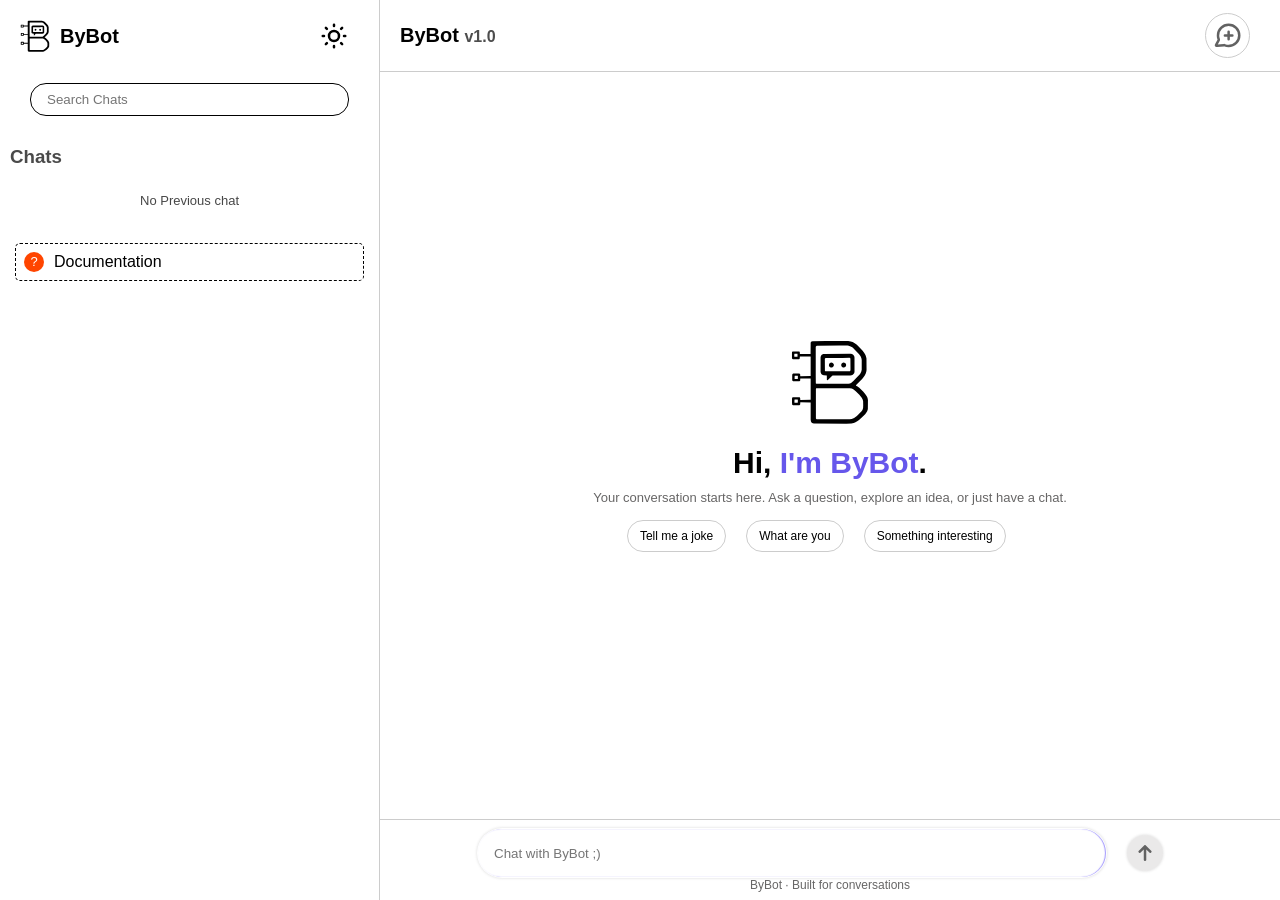
<file: index.html>
<html lang="en">
  <head>
    <meta charset="UTF-8" />
    <meta name="viewport" content="width=device-width, initial-scale=1.0" />
    <title>ByBot</title>
    <link rel="stylesheet" href="style.css" />
    <link
      rel="shortcut icon"
      href="assets/file_000000004c88821194cafeeea699fb8f.png"
      type="image/x-icon"
    />
  </head>
  <body>
    <div class="container">
      <div id="canSide"></div>
      <section class="side-section" id="sideSection">
        <div id="brand">
          <svg
            xmlns="http://www.w3.org/2000/svg"
            width="30px"
            viewBox="0 0 976 1058"
            class="changecolor"
          >
            <title>ByBot logo</title>
            <desc>
              Black outlined B-shaped chatbot logo with three circuit connectors
              on a transparent background.
            </desc>
            <path
              d="M 31 154 L 26 159 L 24 165 L 24 234 L 27 241 L 31 245 L 36 247 L 110 246 L 114 244 L 119 238 L 120 216 L 122 214 L 250 214 L 252 217 L 252 450 L 250 452 L 127 453 L 125 451 L 124 429 L 119 423 L 111 420 L 39 421 L 31 426 L 27 435 L 27 502 L 30 510 L 38 516 L 114 516 L 120 513 L 124 508 L 125 485 L 127 483 L 250 483 L 252 485 L 252 741 L 127 743 L 125 741 L 124 719 L 118 712 L 114 710 L 39 710 L 33 712 L 27 718 L 25 723 L 24 758 L 26 798 L 31 804 L 38 807 L 113 807 L 119 804 L 124 798 L 126 773 L 252 774 L 252 984 L 256 1007 L 265 1021 L 278 1029 L 292 1032 L 688 1033 L 749 1031 L 777 1025 L 793 1019 L 820 1004 L 842 988 L 869 965 L 917 917 L 938 888 L 944 875 L 950 853 L 951 745 L 946 721 L 940 706 L 930 688 L 915 667 L 892 640 L 845 595 L 824 579 L 807 569 L 804 565 L 880 488 L 892 474 L 912 446 L 924 422 L 932 394 L 934 378 L 933 239 L 928 216 L 923 202 L 914 183 L 900 161 L 881 138 L 825 79 L 808 64 L 785 48 L 764 37 L 741 29 L 710 24 L 438 24 L 275 26 L 264 30 L 258 35 L 254 41 L 252 50 L 251 182 L 121 183 L 119 160 L 117 156 L 111 152 L 41 151 Z M 55 741 L 57 739 L 93 739 L 95 741 L 96 753 L 95 776 L 92 778 L 57 778 L 54 774 Z M 316 607 L 320 602 L 323 601 L 730 601 L 752 605 L 760 608 L 776 617 L 802 637 L 846 679 L 873 713 L 885 735 L 890 749 L 892 760 L 893 808 L 892 838 L 890 849 L 884 865 L 873 881 L 858 898 L 816 938 L 782 963 L 768 970 L 752 975 L 729 978 L 325 978 L 318 973 L 316 966 Z M 94 449 L 96 452 L 96 485 L 92 488 L 58 487 L 56 485 L 57 451 L 60 449 Z M 55 180 L 88 179 L 91 181 L 92 215 L 89 218 L 55 218 L 53 216 L 52 197 L 53 182 Z M 861 211 L 871 234 L 875 255 L 875 376 L 869 400 L 855 426 L 838 446 L 773 512 L 745 536 L 731 543 L 713 547 L 322 547 L 317 544 L 315 539 L 314 438 L 314 97 L 316 91 L 322 85 L 329 83 L 600 80 L 702 80 L 716 82 L 740 90 L 764 105 L 843 187 Z M 774 195 L 757 184 L 737 180 L 416 182 L 405 184 L 394 189 L 388 193 L 380 202 L 376 210 L 373 222 L 373 403 L 379 421 L 388 432 L 401 440 L 412 443 L 449 445 L 450 499 L 454 503 L 462 501 L 512 450 L 520 444 L 734 444 L 751 442 L 766 436 L 780 422 L 784 414 L 787 399 L 787 225 L 784 211 Z M 737 238 L 738 369 L 737 384 L 735 388 L 730 392 L 722 394 L 435 394 L 430 392 L 426 387 L 425 243 L 427 237 L 430 234 L 437 232 L 640 232 L 727 230 L 732 232 Z M 651 288 L 639 292 L 631 299 L 626 309 L 625 323 L 630 336 L 636 342 L 646 347 L 659 348 L 666 346 L 677 339 L 683 329 L 685 317 L 681 303 L 672 293 L 663 289 Z M 502 288 L 488 293 L 481 300 L 476 310 L 475 322 L 478 332 L 482 338 L 489 344 L 500 348 L 510 348 L 519 345 L 529 337 L 535 324 L 535 312 L 530 301 L 521 292 L 514 289 Z"
              fill="#000000"
              fill-rule="evenodd"
              clip-rule="evenodd"
            />
          </svg>

          <h3 id="botName">ByBot</h3>

          <svg
            width="30px"
            height="30px"
            viewBox="0 0 24 24"
            fill="none"
            xmlns="http://www.w3.org/2000/svg"
            id="themebtn"
          >
            <path
              d="M12 3V4M12 20V21M4 12H3M6.31412 6.31412L5.5 5.5M17.6859 6.31412L18.5 5.5M6.31412 17.69L5.5 18.5001M17.6859 17.69L18.5 18.5001M21 12H20M16 12C16 14.2091 14.2091 16 12 16C9.79086 16 8 14.2091 8 12C8 9.79086 9.79086 8 12 8C14.2091 8 16 9.79086 16 12Z"
              stroke="#000"
              id="thst"
              stroke-width="2"
              stroke-linecap="round"
              stroke-linejoin="round"
            />
          </svg>
        </div>
        <input type="se" name="" id="searchbar" placeholder="Search Chats" />

        <div class="prevchats">
          <h3 class="prevmess">Chats</h3>
          <!-- <div class="pc-box"><p>What is 2+2?</p></div>
          <div class="pc-box"><p>How old are you</p></div>
          <div class="pc-box"><p>What is 2+3?</p></div>
          <div class="pc-box"><p>What is a banana</p></div>
          <div class="pc-box"><p>Are you smart</p></div> -->
          <p id="nopText">No Previous chat</p>
        </div>
        <div class="top-side">
          <h3 onclick="window.location.href = './documentation.html'">
            <span
              style="
                display: flex;
                justify-content: center;
                align-items: center;
                color: #fff;
                border-radius: 100%;
                height: 20px;
                width: 20px;
                background: orangered;
                font-size: small;
                margin-right: 10px;
              "
              >&quest;</span
            >

            Documentation
          </h3>
        </div>
      </section>

      <section class="chat-section" id="chatSection">
        <div class="chat-top">
          <div id="menuBtn">
            <svg viewBox="0 0 24 24" fill="none" width="30px">
              <path
                class="line line1"
                d="M4 6H20"
                stroke="rgb(98,98,98)"
                stroke-width="2"
                stroke-linecap="round"
              />
              <path
                class="line line2"
                d="M4 12H20"
                stroke="rgb(98,98,98)"
                stroke-width="2"
                stroke-linecap="round"
              />
              <path
                class="line line3"
                d="M4 18H20"
                stroke="rgb(98,98,98)"
                stroke-width="2"
                stroke-linecap="round"
              />
            </svg>
          </div>
          <h3>
            ByBot
            <span style="font-weight: 600; font-size: medium">v1.0</span>
          </h3>
          <div class="new-btn" id="newBtn">
            <?xml version="1.0" encoding="utf-8"?><!-- Uploaded to: SVG Repo, www.svgrepo.com, Generator: SVG Repo Mixer Tools -->
            <svg
              width="30px"
              height="30px"
              viewBox="0 0 24 24"
              fill="none"
              xmlns="http://www.w3.org/2000/svg"
            >
              <path
                d="M12.4996 14.5V8.5M9.49962 11.5H15.4996M12.4996 20C17.194 20 20.9996 16.1944 20.9996 11.5C20.9996 6.80558 17.194 3 12.4996 3C7.8052 3 3.99962 6.80558 3.99962 11.5C3.99962 12.45 4.15547 13.3636 4.443 14.2166C4.55119 14.5376 4.60529 14.6981 4.61505 14.8214C4.62469 14.9432 4.6174 15.0286 4.58728 15.1469C4.55677 15.2668 4.48942 15.3915 4.35472 15.6408L2.71906 18.6684C2.48575 19.1002 2.36909 19.3161 2.3952 19.4828C2.41794 19.6279 2.50337 19.7557 2.6288 19.8322C2.7728 19.9201 3.01692 19.8948 3.50517 19.8444L8.62619 19.315C8.78127 19.299 8.85881 19.291 8.92949 19.2937C8.999 19.2963 9.04807 19.3029 9.11586 19.3185C9.18478 19.3344 9.27145 19.3678 9.44478 19.4345C10.3928 19.7998 11.4228 20 12.4996 20Z"
                stroke="rgb(98, 98, 98)"
                stroke-width="2"
                stroke-linecap="round"
                stroke-linejoin="round"
              />
            </svg>
          </div>
        </div>
        <div class="fresh-look" id="freshLook">
          <div class="fcon">
            <svg
              xmlns="http://www.w3.org/2000/svg"
              width="80px"
              viewBox="0 0 976 1058"
              class="changecolor"
            >
              <title>ByBot logo</title>
              <desc>
                Black outlined B-shaped chatbot logo with three circuit
                connectors on a transparent background.
              </desc>
              <path
                d="M 31 154 L 26 159 L 24 165 L 24 234 L 27 241 L 31 245 L 36 247 L 110 246 L 114 244 L 119 238 L 120 216 L 122 214 L 250 214 L 252 217 L 252 450 L 250 452 L 127 453 L 125 451 L 124 429 L 119 423 L 111 420 L 39 421 L 31 426 L 27 435 L 27 502 L 30 510 L 38 516 L 114 516 L 120 513 L 124 508 L 125 485 L 127 483 L 250 483 L 252 485 L 252 741 L 127 743 L 125 741 L 124 719 L 118 712 L 114 710 L 39 710 L 33 712 L 27 718 L 25 723 L 24 758 L 26 798 L 31 804 L 38 807 L 113 807 L 119 804 L 124 798 L 126 773 L 252 774 L 252 984 L 256 1007 L 265 1021 L 278 1029 L 292 1032 L 688 1033 L 749 1031 L 777 1025 L 793 1019 L 820 1004 L 842 988 L 869 965 L 917 917 L 938 888 L 944 875 L 950 853 L 951 745 L 946 721 L 940 706 L 930 688 L 915 667 L 892 640 L 845 595 L 824 579 L 807 569 L 804 565 L 880 488 L 892 474 L 912 446 L 924 422 L 932 394 L 934 378 L 933 239 L 928 216 L 923 202 L 914 183 L 900 161 L 881 138 L 825 79 L 808 64 L 785 48 L 764 37 L 741 29 L 710 24 L 438 24 L 275 26 L 264 30 L 258 35 L 254 41 L 252 50 L 251 182 L 121 183 L 119 160 L 117 156 L 111 152 L 41 151 Z M 55 741 L 57 739 L 93 739 L 95 741 L 96 753 L 95 776 L 92 778 L 57 778 L 54 774 Z M 316 607 L 320 602 L 323 601 L 730 601 L 752 605 L 760 608 L 776 617 L 802 637 L 846 679 L 873 713 L 885 735 L 890 749 L 892 760 L 893 808 L 892 838 L 890 849 L 884 865 L 873 881 L 858 898 L 816 938 L 782 963 L 768 970 L 752 975 L 729 978 L 325 978 L 318 973 L 316 966 Z M 94 449 L 96 452 L 96 485 L 92 488 L 58 487 L 56 485 L 57 451 L 60 449 Z M 55 180 L 88 179 L 91 181 L 92 215 L 89 218 L 55 218 L 53 216 L 52 197 L 53 182 Z M 861 211 L 871 234 L 875 255 L 875 376 L 869 400 L 855 426 L 838 446 L 773 512 L 745 536 L 731 543 L 713 547 L 322 547 L 317 544 L 315 539 L 314 438 L 314 97 L 316 91 L 322 85 L 329 83 L 600 80 L 702 80 L 716 82 L 740 90 L 764 105 L 843 187 Z M 774 195 L 757 184 L 737 180 L 416 182 L 405 184 L 394 189 L 388 193 L 380 202 L 376 210 L 373 222 L 373 403 L 379 421 L 388 432 L 401 440 L 412 443 L 449 445 L 450 499 L 454 503 L 462 501 L 512 450 L 520 444 L 734 444 L 751 442 L 766 436 L 780 422 L 784 414 L 787 399 L 787 225 L 784 211 Z M 737 238 L 738 369 L 737 384 L 735 388 L 730 392 L 722 394 L 435 394 L 430 392 L 426 387 L 425 243 L 427 237 L 430 234 L 437 232 L 640 232 L 727 230 L 732 232 Z M 651 288 L 639 292 L 631 299 L 626 309 L 625 323 L 630 336 L 636 342 L 646 347 L 659 348 L 666 346 L 677 339 L 683 329 L 685 317 L 681 303 L 672 293 L 663 289 Z M 502 288 L 488 293 L 481 300 L 476 310 L 475 322 L 478 332 L 482 338 L 489 344 L 500 348 L 510 348 L 519 345 L 529 337 L 535 324 L 535 312 L 530 301 L 521 292 L 514 289 Z"
                fill="#000000"
                fill-rule="evenodd"
                clip-rule="evenodd"
              />
            </svg>

            <h1>Hi, <span>I'm ByBot</span>.</h1>

            <p class="btext">
              Your conversation starts here. Ask a question, explore an idea, or
              just have a chat.
            </p>

            <div class="op-box">
              <p class="options">Tell me a joke</p>
              <p class="options">What are you</p>
              <p class="options">Something interesting</p>
            </div>
          </div>
        </div>
        <div class="chat-side" id="chatSide">
          <!-- <div class="chat-bubble">
            <p>Hello</p>
          </div>
          <div class="chat-bubble">
            <p>What is 6 + 6?</p>
          </div>

          <div class="cb-msg">
            <p>oh! 6 + 6 = 12</p>
          </div> -->
        </div>
        <div class="message-side">
          <div
            style="
              display: flex;
              justify-content: center;
              align-items: center;
              width: 100%;
            "
          >
            <input
              class="message-field"
              id="chatField"
              placeholder="Chat with ByBot ;)"
            />
            <div
              class="send-btn"
              style="transform: rotateZ(180deg)"
              id="sendBtn"
              data-disabled=""
            >
              <?xml version="1.0" encoding="iso-8859-1"?>
              <!-- Uploaded to: SVG Repo, www.svgrepo.com, Generator: SVG Repo Mixer Tools -->
              <svg
                fill="rgb(98, 98, 98)"
                height="16px"
                width="16px"
                version="1.1"
                id="Layer_1"
                xmlns="http://www.w3.org/2000/svg"
                xmlns:xlink="http://www.w3.org/1999/xlink"
                viewBox="0 0 492 492"
                xml:space="preserve"
              >
                <g>
                  <g>
                    <path
                      d="M442.668,268.536l-16.116-16.12c-5.06-5.068-11.824-7.872-19.024-7.872c-7.208,0-14.584,2.804-19.644,7.872
			L283.688,355.992V26.924C283.688,12.084,272.856,0,258.02,0h-22.804c-14.832,0-28.404,12.084-28.404,26.924v330.24
			L102.824,252.416c-5.068-5.068-11.444-7.872-18.652-7.872c-7.2,0-13.776,2.804-18.84,7.872l-16.028,16.12
			c-10.488,10.492-10.444,27.56,0.044,38.052l177.576,177.556c5.056,5.056,11.84,7.856,19.1,7.856h0.076
			c7.204,0,13.972-2.8,19.028-7.856l177.54-177.552C453.164,296.104,453.164,279.028,442.668,268.536z"
                    />
                  </g>
                </g>
              </svg>
            </div>
          </div>
          <div id="ha"><p>ByBot · Built for conversations</p></div>
        </div>
      </section>
    </div>

    <script src="js/script.js"></script>
  </body>
</html>
</file>
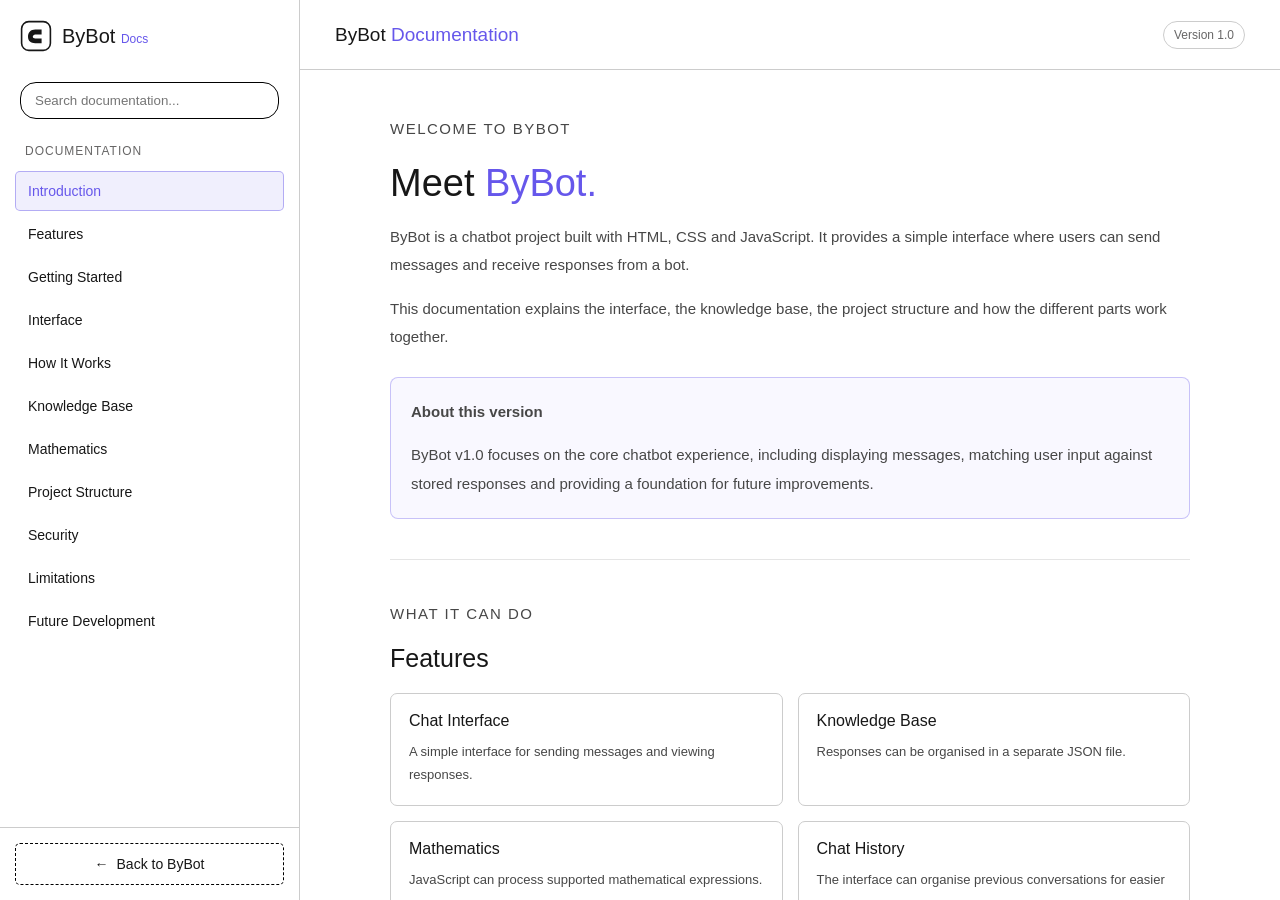
<file: documentation.html>
<!doctype html>
<html lang="en">
  <head>
    <meta charset="UTF-8" />
    <meta name="viewport" content="width=device-width, initial-scale=1.0" />
    <link
      rel="shortcut icon"
      href="assets/file_000000004c88821194cafeeea699fb8f.png"
      type="image/x-icon"
    />
    <title>ByBot Documentation</title>

    <style>
      * {
        margin: 0;
        padding: 0;
        box-sizing: border-box;
      }

      body {
        font-family: Arial, Helvetica, sans-serif;
        background: #ffffff;
        color: #171717;
      }

      button,
      input {
        font-family: inherit;
      }

      a {
        color: inherit;
        text-decoration: none;
      }

      .container {
        display: flex;
        min-height: 100vh;
      }

      .side-section {
        background: #fff;
        height: 100vh;
        width: 300px;
        flex-shrink: 0;
        display: flex;
        flex-direction: column;
        border-right: 1px solid #ccc;
        position: sticky;
        top: 0;
      }

      #brand {
        display: flex;
        align-items: center;
        margin: 20px;
      }

      #brand svg {
        margin-right: 10px;
        flex-shrink: 0;
      }

      #botName {
        font-size: 20px;
        font-weight: normal;
      }

      #searchbar {
        margin: 10px 20px;
        padding: 10px 14px;
        border-radius: 16px;
        border: 1px solid #000;
        outline: none;
        background: #fff;
        color: #171717;
        width: calc(100% - 40px);
      }

      #searchbar:focus {
        border-color: #6657eb;
      }

      .side-heading {
        padding: 15px 25px 5px;
        color: #676666;
        font-size: 12px;
        font-weight: normal;
        text-transform: uppercase;
        letter-spacing: 1px;
      }

      .doc-nav {
        padding: 5px 15px 20px;
        overflow-y: auto;
        scrollbar-width: thin;
      }

      .doc-nav a {
        display: block;
        padding: 11px 12px;
        margin: 3px 0;
        border-radius: 5px;
        font-size: 14px;
        border: 1px solid transparent;
        transition: 0.2s ease;
      }

      .doc-nav a:hover {
        background: #6657eb0d;
        border-color: #6657eb45;
      }

      .doc-nav a.active {
        background: #6657eb18;
        border-color: #6657eb70;
        color: #6657eb;
      }

      .doc-nav a.hidden {
        display: none;
      }

      .side-bottom {
        margin-top: auto;
        padding: 15px;
        border-top: 1px solid #ccc;
      }

      .back-btn {
        display: flex;
        align-items: center;
        justify-content: center;
        gap: 8px;
        padding: 12px;
        border: 1px dashed #000;
        border-radius: 5px;
        font-size: 14px;
        transition: 0.2s ease;
      }

      .back-btn:hover {
        opacity: 0.7;
      }

      .main-section {
        flex: 1;
        min-width: 0;
        height: 100vh;
        overflow-y: auto;
        scrollbar-width: thin;
        scroll-behavior: smooth;
      }

      .doc-top {
        height: 70px;
        padding: 10px 35px;
        display: flex;
        align-items: center;
        border-bottom: 1px solid #ccc;
        background: #fff;
        position: sticky;
        top: 0;
        z-index: 5;
      }

      .doc-top h2 {
        font-size: 19px;
        font-weight: normal;
      }

      .doc-top h2 span {
        color: #6657eb;
      }

      .version {
        margin-left: auto;
        font-size: 12px;
        color: #676666;
        border: 1px solid #ccc;
        padding: 6px 10px;
        border-radius: 15px;
      }

      #menuBtn {
        display: none;
        height: 40px;
        width: 40px;
        flex-shrink: 0;
        border-radius: 100%;
        border: 1px solid #ccc;
        background: transparent;
        align-items: center;
        justify-content: center;
        margin-right: 12px;
        cursor: pointer;
      }

      #menuBtn:active {
        opacity: 0.7;
      }

      .doc-content {
        max-width: 900px;
        padding: 45px 50px 80px;
        margin: 0 auto;
      }

      .doc-section {
        padding-bottom: 40px;
        margin-bottom: 40px;
        border-bottom: 1px solid #e5e5e5;
        scroll-margin-top: 100px;
      }

      .doc-section:last-child {
        border-bottom: none;
      }

      .eyebrow {
        color: #6657eb;
        font-size: 12px;
        letter-spacing: 1.5px;
        text-transform: uppercase;
        margin-bottom: 12px;
      }

      .doc-section h1 {
        font-size: 38px;
        font-weight: normal;
        line-height: 1.3;
        margin-bottom: 15px;
      }

      .doc-section h1 span {
        color: #6657eb;
      }

      .doc-section h2 {
        font-size: 25px;
        font-weight: normal;
        margin-bottom: 18px;
      }

      .doc-section h3 {
        font-size: 17px;
        font-weight: normal;
        margin: 25px 0 10px;
      }

      .doc-section p {
        color: #474747;
        font-size: 15px;
        line-height: 1.9;
        margin-bottom: 15px;
      }

      .doc-section ul,
      .doc-section ol {
        padding-left: 23px;
        margin: 15px 0;
      }

      .doc-section li {
        color: #474747;
        font-size: 14px;
        line-height: 1.9;
        padding-left: 5px;
        margin-bottom: 7px;
      }

      .doc-section li::marker {
        color: #6657eb;
      }

      .intro-box {
        border: 1px solid #6657eb55;
        background: #6657eb0a;
        border-radius: 8px;
        padding: 20px;
        margin-top: 25px;
      }

      .intro-box p:last-child {
        margin-bottom: 0;
      }

      .info-box {
        border-left: 3px solid #6657eb;
        padding: 15px 18px;
        background: #6657eb0a;
        margin: 20px 0;
        border-radius: 0 5px 5px 0;
      }

      .info-box p {
        margin-bottom: 0;
      }

      .code-box {
        background: #f6f6f6;
        border: 1px solid #ddd;
        border-radius: 7px;
        padding: 18px;
        margin: 15px 0 20px;
        overflow-x: auto;
      }

      .code-box pre {
        font-family: Consolas, Monaco, monospace;
        font-size: 13px;
        line-height: 1.8;
        color: #292929;
        white-space: pre;
      }

      .feature-grid {
        display: grid;
        grid-template-columns: repeat(2, minmax(0, 1fr));
        gap: 15px;
        margin-top: 20px;
      }

      .feature-card {
        border: 1px solid #ccc;
        border-radius: 7px;
        padding: 18px;
        transition: 0.2s ease;
      }

      .feature-card:hover {
        border-color: #6657eb;
      }

      .feature-card h3 {
        margin: 0 0 10px;
        font-size: 16px;
      }

      .feature-card p {
        font-size: 13px;
        line-height: 1.8;
        margin: 0;
      }

      .step {
        display: flex;
        gap: 15px;
        margin: 22px 0;
      }

      .step-number {
        height: 30px;
        width: 30px;
        flex-shrink: 0;
        display: flex;
        justify-content: center;
        align-items: center;
        border: 1px solid #6657eb;
        border-radius: 50%;
        color: #6657eb;
        font-size: 13px;
      }

      .step-content h3 {
        margin: 3px 0 7px;
      }

      .step-content p {
        margin: 0;
      }

      .doc-footer {
        padding: 25px 0;
        border-top: 1px solid #ccc;
        color: #676666;
        font-size: 12px;
        text-align: center;
      }

      .doc-footer span {
        color: #6657eb;
      }

      #noResults {
        display: none;
        text-align: center;
        color: #676666;
        font-size: 13px;
        padding: 30px 10px;
      }

      #overlay {
        display: none;
      }

      body.dark {
        background: #000;
        color: #fff;
      }

      body.dark .side-section {
        background: #000;
        color: #fff;
        border-color: #393838;
      }

      body.dark #searchbar {
        background: #000;
        color: #fff;
        border-color: #393838;
      }

      body.dark .side-heading {
        color: #b2b1b1;
      }

      body.dark .doc-nav a:hover {
        background: #7650ff18;
        border-color: #7650ff45;
      }

      body.dark .doc-nav a.active {
        background: #7650ff30;
        border-color: #7650ff70;
        color: #a99dff;
      }

      body.dark .side-bottom {
        border-color: #393838;
      }

      body.dark .back-btn {
        border-color: #393838;
      }

      body.dark .doc-top {
        background: #000;
        border-color: #393838;
      }

      body.dark .doc-top h2 span,
      body.dark .eyebrow,
      body.dark .doc-section h1 span,
      body.dark .doc-footer span {
        color: #a99dff;
      }

      body.dark .version {
        color: #c5c5c5;
        border-color: #393838;
      }

      body.dark #menuBtn {
        border-color: #393838;
      }

      body.dark #menuBtn svg path {
        stroke: #fff;
      }

      body.dark .doc-section {
        border-color: #393838;
      }

      body.dark .doc-section p,
      body.dark .doc-section li {
        color: #c3c2c2;
      }

      body.dark .intro-box,
      body.dark .info-box {
        background: #7650ff12;
        border-color: #7650ff70;
      }

      body.dark .code-box {
        background: #111;
        border-color: #393838;
      }

      body.dark .code-box pre {
        color: #dedddd;
      }

      body.dark .feature-card {
        border-color: #393838;
      }

      body.dark .feature-card:hover {
        border-color: #7650ff;
      }

      body.dark .step-number {
        border-color: #a99dff;
        color: #a99dff;
      }

      body.dark .doc-footer {
        border-color: #393838;
        color: #b2b1b1;
      }

      @media (max-width: 900px) {
        .side-section {
          width: 260px;
        }

        .doc-content {
          padding: 35px 30px 60px;
        }

        .doc-top {
          padding: 10px 25px;
        }
      }

      @media (max-width: 700px) {
        .side-section {
          position: fixed;
          top: 0;
          left: 0;
          width: 75%;
          max-width: 320px;
          z-index: 30;
          transform: translateX(-100%);
          transition: transform 0.25s ease-in-out;
          display: flex;
        }

        .side-section.slide {
          transform: translateX(0);
        }

        #overlay {
          position: fixed;
          inset: 0;
          background: #00000047;
          z-index: 20;
        }

        #overlay.show {
          display: block;
        }

        #menuBtn {
          display: flex;
        }

        .main-section {
          width: 100%;
        }

        .doc-top {
          padding: 10px 15px;
          height: 65px;
        }

        .doc-top h2 {
          font-size: 18px;
        }

        .doc-content {
          padding: 30px 20px 50px;
        }

        .doc-section h1 {
          font-size: 31px;
        }

        .doc-section h2 {
          font-size: 22px;
        }

        .doc-section p {
          font-size: 14px;
        }

        .feature-grid {
          grid-template-columns: 1fr;
        }

        .version {
          font-size: 11px;
          padding: 5px 8px;
        }
      }
    </style>
  </head>

  <body>
    <div class="container">
      <aside class="side-section" id="sidebar">
        <div id="brand">
          <svg
            width="32"
            height="32"
            viewBox="0 0 40 40"
            fill="none"
            aria-hidden="true"
          >
            <rect
              x="2"
              y="2"
              width="36"
              height="36"
              rx="9"
              stroke="currentColor"
              stroke-width="2"
            />
            <path
              d="M27 12H19C13.5 12 10 15.5 10 21S13.5 29 19 29H27V23H19C17.5 23 16 22.5 16 21S17.5 18 19 18H27V12Z"
              fill="currentColor"
            />
          </svg>
          <h2 id="botName">
            ByBot <span style="font-size: 12px; color: #6657eb">Docs</span>
          </h2>
        </div>

        <input
          type="search"
          id="searchbar"
          placeholder="Search documentation..."
          autocomplete="off"
          aria-label="Search documentation"
        />

        <h3 class="side-heading">Documentation</h3>

        <nav class="doc-nav" id="docNav">
          <a href="#introduction" class="active">Introduction</a>
          <a href="#features">Features</a>
          <a href="#getting-started">Getting Started</a>
          <a href="#interface">Interface</a>
          <a href="#how-it-works">How It Works</a>
          <a href="#knowledge-base">Knowledge Base</a>
          <a href="#mathematics">Mathematics</a>
          <a href="#project-structure">Project Structure</a>
          <a href="#security">Security</a>
          <a href="#limitations">Limitations</a>
          <a href="#future">Future Development</a>
        </nav>

        <p id="noResults">No matching sections found.</p>

        <div class="side-bottom">
          <a href="index.html" class="back-btn">
            <span>←</span>
            Back to ByBot
          </a>
        </div>
      </aside>

      <div id="overlay"></div>

      <main class="main-section" id="mainSection">
        <header class="doc-top">
          <button id="menuBtn" aria-label="Open documentation menu">
            <svg
              width="20"
              height="20"
              viewBox="0 0 24 24"
              fill="none"
              aria-hidden="true"
            >
              <path
                d="M4 6H20M4 12H20M4 18H20"
                stroke="currentColor"
                stroke-width="2"
                stroke-linecap="round"
              />
            </svg>
          </button>

          <h2>ByBot <span>Documentation</span></h2>
          <span class="version">Version 1.0</span>
        </header>

        <div class="doc-content">
          <section class="doc-section searchable" id="introduction">
            <p class="eyebrow">Welcome to ByBot</p>
            <h1>Meet <span>ByBot.</span></h1>

            <p>
              ByBot is a chatbot project built with HTML, CSS and JavaScript. It
              provides a simple interface where users can send messages and
              receive responses from a bot.
            </p>

            <p>
              This documentation explains the interface, the knowledge base, the
              project structure and how the different parts work together.
            </p>

            <div class="intro-box">
              <p><strong>About this version</strong></p>
              <p>
                ByBot v1.0 focuses on the core chatbot experience, including
                displaying messages, matching user input against stored
                responses and providing a foundation for future improvements.
              </p>
            </div>
          </section>

          <section class="doc-section searchable" id="features">
            <p class="eyebrow">What it can do</p>
            <h2>Features</h2>

            <div class="feature-grid">
              <div class="feature-card">
                <h3>Chat Interface</h3>
                <p>
                  A simple interface for sending messages and viewing responses.
                </p>
              </div>

              <div class="feature-card">
                <h3>Knowledge Base</h3>
                <p>Responses can be organised in a separate JSON file.</p>
              </div>

              <div class="feature-card">
                <h3>Mathematics</h3>
                <p>
                  JavaScript can process supported mathematical expressions.
                </p>
              </div>

              <div class="feature-card">
                <h3>Chat History</h3>
                <p>
                  The interface can organise previous conversations for easier
                  access.
                </p>
              </div>

              <div class="feature-card">
                <h3>Responsive Layout</h3>
                <p>
                  The layout adapts to smaller screens, including mobile
                  devices.
                </p>
              </div>

              <div class="feature-card">
                <h3>Dark Mode</h3>
                <p>The interface includes CSS styles for a dark appearance.</p>
              </div>
            </div>
          </section>

          <section class="doc-section searchable" id="getting-started">
            <p class="eyebrow">Installation</p>
            <h2>Getting Started</h2>

            <p>
              ByBot is a front-end project. You can run its interface locally
              using a development server such as the Live Server extension in VS
              Code.
            </p>

            <div class="step">
              <div class="step-number">1</div>
              <div class="step-content">
                <h3>Open the project</h3>
                <p>Open the ByBot project folder in Visual Studio Code.</p>
              </div>
            </div>

            <div class="step">
              <div class="step-number">2</div>
              <div class="step-content">
                <h3>Check the files</h3>
                <p>
                  Make sure your HTML, CSS, JavaScript and JSON files are in the
                  correct locations.
                </p>
              </div>
            </div>

            <div class="step">
              <div class="step-number">3</div>
              <div class="step-content">
                <h3>Start Live Server</h3>
                <p>Open index.html and launch it using Live Server.</p>
              </div>
            </div>

            <div class="step">
              <div class="step-number">4</div>
              <div class="step-content">
                <h3>Start chatting</h3>
                <p>
                  Enter a message in the chat box and send it to test the
                  chatbot.
                </p>
              </div>
            </div>

            <div class="info-box">
              <p>
                <strong>Important:</strong> If your JavaScript loads a JSON file
                with fetch(), run the project through a local server instead of
                opening the HTML file directly.
              </p>
            </div>
          </section>

          <section class="doc-section searchable" id="interface">
            <p class="eyebrow">User interface</p>
            <h2>Understanding the Interface</h2>

            <h3>Sidebar</h3>
            <p>
              The sidebar contains the ByBot branding, documentation navigation
              and a button that takes you back to the main chatbot.
            </p>

            <h3>Chat area</h3>
            <p>
              The chat area displays the conversation. User messages and bot
              responses should be presented separately so the conversation
              remains easy to follow.
            </p>

            <h3>Message input</h3>
            <p>
              The message input allows users to type their questions. Depending
              on the implementation, messages can be sent using the send button
              or the Enter key.
            </p>

            <h3>Chat history</h3>
            <p>
              Previous conversations can be displayed in the sidebar. Whether
              conversations remain available after a page refresh depends on how
              the application stores them.
            </p>
          </section>

          <section class="doc-section searchable" id="how-it-works">
            <p class="eyebrow">Behind the scenes</p>
            <h2>How It Works</h2>

            <p>
              ByBot's main parts have different responsibilities. HTML defines
              the structure, CSS controls the appearance, JavaScript handles
              behaviour, and JSON can store response data.
            </p>

            <div class="code-box">
              <pre>
index.html
    ↓
style.css
    ↓
js/script.js
    ↓
js/response.json</pre
              >
            </div>

            <h3>HTML</h3>
            <p>
              Creates the page structure, including the sidebar, chat area and
              input field.
            </p>

            <h3>CSS</h3>
            <p>
              Controls layout, spacing, colours, borders, responsive behaviour
              and dark mode.
            </p>

            <h3>JavaScript</h3>
            <p>
              Processes user interactions and determines how messages and bot
              responses are handled.
            </p>

            <h3>JSON</h3>
            <p>
              Stores structured response data that JavaScript can load and use.
            </p>
          </section>

          <section class="doc-section searchable" id="knowledge-base">
            <p class="eyebrow">Response system</p>
            <h2>Knowledge Base</h2>

            <p>
              A JSON knowledge base lets you keep bot responses separate from
              the main JavaScript logic. This makes it easier to add new
              responses without rewriting the entire chatbot.
            </p>

            <p>A response entry might look like this:</p>

            <div class="code-box">
              <pre>
{
  "greetings": {
    "patterns": [
      "hi",
      "hello",
      "hey"
    ],
    "responses": [
      "Hello! How can I help you?",
      "Hey! What's up?"
    ]
  }
}</pre
              >
            </div>

            <p>
              In this example, the <strong>patterns</strong> array contains
              phrases the chatbot can recognise, while the
              <strong>responses</strong> array contains possible replies.
            </p>

            <div class="info-box">
              <p>
                The exact structure must match the format expected by your
                JavaScript code. This example is illustrative; it does not
                automatically change your existing knowledge base.
              </p>
            </div>
          </section>

          <section class="doc-section searchable" id="mathematics">
            <p class="eyebrow">Calculations</p>
            <h2>Mathematics</h2>

            <p>
              JavaScript can be used to recognise and calculate supported
              mathematical expressions, allowing ByBot to answer simple
              arithmetic questions.
            </p>

            <p>Examples of expressions a calculation feature might support:</p>

            <ul>
              <li>Addition: 2 + 2</li>
              <li>Subtraction: 10 - 4</li>
              <li>Multiplication: 6 × 3</li>
              <li>Division: 20 ÷ 5</li>
              <li>Brackets: (2 + 3) × 4</li>
            </ul>

            <div class="info-box">
              <p>
                Supported operations depend on your calculator implementation.
                Never evaluate arbitrary user input as JavaScript with eval()
                without a safe expression parser.
              </p>
            </div>
          </section>

          <section class="doc-section searchable" id="project-structure">
            <p class="eyebrow">Organisation</p>
            <h2>Project Structure</h2>

            <p>A possible structure for the current ByBot project is:</p>

            <div class="code-box">
              <pre>
ByBot/
├── index.html
├── style.css
├── documentation.html
└── js/
    ├── script.js
    └── response.json</pre
              >
            </div>

            <ul>
              <li><strong>index.html</strong> — the main chatbot page.</li>
              <li><strong>style.css</strong> — the main interface styles.</li>
              <li>
                <strong>documentation.html</strong> — this documentation page.
              </li>
              <li>
                <strong>js/script.js</strong> — chatbot behaviour and
                interactions.
              </li>
              <li>
                <strong>js/response.json</strong> — stored chatbot responses.
              </li>
            </ul>

            <p>
              Your actual folder structure may differ. If it does, keep the file
              paths in your HTML and JavaScript consistent with it.
            </p>
          </section>

          <section class="doc-section searchable" id="security">
            <p class="eyebrow">Keeping it safe</p>
            <h2>Security</h2>

            <p>
              If you add external APIs to ByBot, protect any secret API keys. A
              key placed in front-end JavaScript can be viewed by users through
              their browser.
            </p>

            <ul>
              <li>
                Do not place private API keys in HTML, CSS or browser
                JavaScript.
              </li>
              <li>
                Use a server-side endpoint to make requests that require secret
                keys.
              </li>
              <li>Validate user input before processing it.</li>
              <li>Avoid executing arbitrary user input as code.</li>
              <li>
                Handle failed requests and unexpected responses gracefully.
              </li>
            </ul>

            <div class="info-box">
              <p>
                A local development server helps run the project, but it does
                not by itself protect secret API keys.
              </p>
            </div>
          </section>

          <section class="doc-section searchable" id="limitations">
            <p class="eyebrow">Current version</p>
            <h2>Limitations</h2>

            <p>
              ByBot v1.0 is an evolving project. Its actual capabilities depend
              on the JavaScript and APIs currently connected to it.
            </p>

            <ul>
              <li>Responses may be limited by the available knowledge base.</li>
              <li>
                Different wording can make a question harder to recognise.
              </li>
              <li>
                Mathematical support depends on the implemented calculator.
              </li>
              <li>
                External information requires a working search service or API
                integration.
              </li>
              <li>
                Conversation persistence depends on the storage method used.
              </li>
            </ul>

            <p>
              These are general considerations, not a claim that every
              limitation applies to your current implementation.
            </p>
          </section>

          <section class="doc-section searchable" id="future">
            <p class="eyebrow">What's next</p>
            <h2>Future Development</h2>

            <p>
              ByBot can be expanded over time with more advanced features.
              Possible areas for improvement include:
            </p>

            <ul>
              <li>Smarter matching of user questions.</li>
              <li>Secure integration with web search APIs.</li>
              <li>Improved mathematical expression handling.</li>
              <li>Saving and restoring conversations.</li>
              <li>Better error handling and loading indicators.</li>
              <li>More accessible controls and keyboard navigation.</li>
            </ul>

            <p>
              The aim is to build on the existing foundation gradually, keeping
              the interface simple while making the chatbot more useful.
            </p>
          </section>

          <footer class="doc-footer">
            <p>ByBot v1.0 · Built by <span>Cajetan Weath</span></p>
          </footer>
        </div>
      </main>
    </div>

    <script>
      const sidebar = document.getElementById("sidebar");
      const menuBtn = document.getElementById("menuBtn");
      const overlay = document.getElementById("overlay");
      const searchbar = document.getElementById("searchbar");
      const mainSection = document.getElementById("mainSection");
      const navLinks = [...document.querySelectorAll(".doc-nav a")];
      const sections = [...document.querySelectorAll(".doc-section")];
      const noResults = document.getElementById("noResults");

      function openMenu() {
        sidebar.classList.add("slide");
        overlay.classList.add("show");
      }

      function closeMenu() {
        sidebar.classList.remove("slide");
        overlay.classList.remove("show");
      }

      menuBtn.addEventListener("click", openMenu);
      overlay.addEventListener("click", closeMenu);

      navLinks.forEach((link) => {
        link.addEventListener("click", () => {
          closeMenu();

          navLinks.forEach((item) => item.classList.remove("active"));
          link.classList.add("active");
        });
      });

      searchbar.addEventListener("input", () => {
        const query = searchbar.value.trim().toLowerCase();
        let visibleCount = 0;

        sections.forEach((section) => {
          const matchingLink = navLinks.find(
            (link) => link.getAttribute("href") === "#" + section.id,
          );

          const matches =
            section.textContent.toLowerCase().includes(query) ||
            (matchingLink &&
              matchingLink.textContent.toLowerCase().includes(query));

          section.style.display = matches ? "" : "none";

          if (matchingLink) {
            matchingLink.classList.toggle("hidden", !matches);
          }

          if (matches) {
            visibleCount++;
          }
        });

        noResults.style.display = visibleCount === 0 ? "block" : "none";
      });

      const observer = new IntersectionObserver(
        (entries) => {
          if (searchbar.value.trim()) return;

          entries.forEach((entry) => {
            if (entry.isIntersecting) {
              navLinks.forEach((link) => {
                link.classList.toggle(
                  "active",
                  link.getAttribute("href") === "#" + entry.target.id,
                );
              });
            }
          });
        },
        {
          root: mainSection,
          rootMargin: "-15% 0px -70% 0px",
        },
      );

      sections.forEach((section) => observer.observe(section));

      if (localStorage.getItem("bybTheme")) {
        document.body.classList.add("dark");
      }

      window.addEventListener("storage", (event) => {
        if (event.key === "theme") {
          document.body.classList.toggle("dark", event.newValue === "dark");
        }
      });
    </script>
  </body>
</html>
</file>
<file: style.css>
* {
  margin: 0;
  padding: 0;
  box-sizing: border-box;
}

body {
  font-family: Arial, Helvetica, sans-serif;
  background: #ffffff;
}

.container {
  display: flex;
  height: 100vh;
  height: 100dvh;
  overflow: hidden;
}



.side-section {
  background: #fff;
  height: 100vh;
  display: flex;
  flex-direction: column;
  border-right: 1px #ccc solid;
  
  width: 380px;
}

#botName {
  font-size: 20px;
}

#brand {
  display: flex;
  align-items: center;
  margin: 20px;
}

#brand svg {
  margin-right: 10px;
}

#searchbar {
  margin: 10px 30px;
  padding: 8px;
  border-radius: 16px;
  border: 1px solid #000;
  padding-left: 16px;
  outline: none;
}

.top-side {
  justify-content: start;
  margin-top: 10px;

  padding: 5px;
}

.top-side h3 {
  padding: 8px;
  border: 1px dashed #000;
  font-size: 16px;
  cursor: pointer;
  font-weight: normal;
  border-radius: 5px;
  align-items: center;
  display: flex;
  margin: 0px 10px;
}

.top-side h3:hover {
  opacity: 0.7;
}

.cb-msg {
  padding: 5px;
  margin: 5px;
  width: max-content;
  margin-top: 20px;
  max-width: 70%;
  position: relative;
  word-break: normal;
  white-space: wrap;
}

.cb-msg p {
  white-space: pre-line;
  color: #474747;
  line-break: loose;
  margin-left: 10px;
  margin: 5px;

  margin-left: 30px;
  margin-top: 10px;
}

.cb-msg::before {
  content: "B";
  background: #fff;
  border: 1px #ccc solid;
  font-weight: bolder;
  color: #474747;
  position: absolute;
  display: flex;
  align-items: center;
  justify-content: center;
  height: 20px;
  border-radius: 5px;
  top: -20px;
  padding: 4px;
  width: 20px;
}

.prevchats {
  margin-top: 20px;
  padding: 0px 10px;
  overflow-y: auto;
  scrollbar-width: thin;
}

.prevchats h3 {
  color: rgb(74, 74, 74);
  padding-bottom: 5px;
  margin-bottom: 10px;
}

.prevchats .pc-box p {
  border-bottom: #ccc 1.5px solid;
  padding: 12px 10px;
  color: #292929;
  font-size: 13px;
  transition: 0.25s linear;
  width: 100%;
  cursor: pointer;
}

.prevchats .pc-box:hover {
  opacity: 0.8;
}

#nopText {
  text-align: center;
  font-size: 13px;
  margin: 20px 0px;
  display: block;
  color: #474747;
}

.chat-section {
  flex: 1;
  min-width: 0;
  display: flex;
  flex-direction: column;
  overflow: hidden;
  height: 100%;
}

.chat-side {
  flex: 1;
  min-height: 0;
  display: none;
  flex-direction: column;
  overflow-x: hidden;
  overflow-y: auto;
  scrollbar-width: thin;
  scroll-behavior: smooth;
}

.chat-side.visible {
  display: flex;
}

.fresh-look {
  flex: 1;
  min-height: 0;
  display: flex;
  overflow-y: auto;
  align-items: center;
  justify-content: center;
  flex-direction: column;
  overflow-x:hidden
}



.not-visible {
  display: none;
}

.fcon {
  display: flex;
  align-items: center;
  justify-content: center;
  flex-direction: column;
}

.fcon svg {
  margin-bottom: 20px;
}

.fcon h1 {
  font-size: 30px;
}

.fcon h1 span {
  color: #6657eb;
}

.fcon .btext {
  margin-top: 10px;
  font-size: 13px;
  text-align: center;
  color: #676666;
}

.op-box {
  display: flex;
  align-items: center;
  justify-content: flex-start;
  margin-top: 15px;
  overflow-x: auto;
  width: 90%;
  
}

.fcon .options {
  font-size: 12px;
  padding: 8px 12px;
  border-radius: 16px;
  border: 1px solid #ccc;
  margin: 0px 10px;
  cursor: pointer;
  white-space: nowrap;
  text-align: center;
  flex-shrink: 0;
}

.fcon .options:active {
  border-color: #6657eb;
}

.chat-top {
  padding: 10px;
  background-color: #fff;

  /* background-color: grey; */
  height: 8%;
  display: flex;
  border-bottom: 1px #ccc solid;
  align-items: center;
}

.chat-top h3 {
  font-size: 20px;
  margin: 10px;
}

.chat-top h3 span {
  color: #4d4d4d;
}

.chat-top .new-btn {
  margin-left: auto;
  margin-right: 20px;
  border: 1px #ccc solid;
  height: 45px;
  width: 45px;
  display: flex;
  justify-content: center;
  align-items: center;
  border-radius: 100%;
  cursor: pointer;
  transition: 0.125s ease-in-out;
}

.chat-top .new-btn:active {
  opacity: 0.6;
}

.chat-bubble {
  margin: 15px;
  margin-left: auto;
  width: fit-content;
  transform: translateX(50px);
  padding: 8px 12px;
  border-radius: 14px 0px 14px 14px;
  margin-right: 30px;
  background: #6657eb41;
  position: relative;
  max-width: 70%;

  line-break: auto;
  white-space: wrap;
  word-break: break-all;
  color: #000000;
  transition: 0.25s linear;
}

.slide {
  transform: translateX(0px);
}

.chat-bubble:first-child {
  margin-top: 50px;
}

.chat-bubble::after {
  content: "You";
  position: absolute;
  color: #474747;
  right: -20px;
  top: -20px;
  font-size: 12px;
}

.message-side {
  flex-shrink: 0;
  min-height: 0;
  overflow: visible;
  display: flex;
  flex-direction: column;
  justify-content: center;
  align-items: center;
  background-color: #fff;
  border-top: 1px solid #ccc;
  padding: 8px 0;
}



.message-side div p {
  font-size: 12px;
  color: #676666;
}

.message-field {
  box-sizing: border-box;
  max-height: 100px;
  height: 50px;
  resize: none;
  width: 70%;
  border-radius: 30px;
  font-family: Arial, Helvetica, sans-serif;
  padding: 16px;
  margin: 0;
  transition: 0.25s linear;
  border: transparent 1px solid;
  outline: none;
  box-shadow:
    0px 0px 3px #c4c4c4a9,
    inset -1px 0px 1px #9084fbda;
}

.message-field:focus {
  border-color: #6657eb;
  box-shadow:
    0px 0px 0px #c4c4c4a9,
    inset -1px 0px 1px #ffffffe8;
}

.send-btn {
  background-color: #d4d3d37d;
  padding: 10px;
  border-radius: 100%;
  box-shadow: 0px 0px 3px #c4c4c4a9;
  margin: 0px 20px;
  transition: 0.125s ease-in-out;
  cursor: not-allowed;
  transition: 0.25s linear;
}

.send-btn.active {
  background-color: #fff;
  box-shadow:
    0px 0px 3px #c4c4c4a9,
    inset 1px 0px 1px #9084fbda;
  cursor: pointer;
}

.send-btn .active:active {
  scale: 1.1;
}

.pc-box.selected p {
  background-color: #6657eb21;
}

#themebtn {
  margin-left: auto;
  cursor: pointer;
}

#themebtn:hover {
  opacity: 0.7;
}

#menuBtn{
  display: none;
  height: 35px;
  margin-right: 10px;
  width: 35px;
  border-radius: 100%;
  border: 1px #ccc solid;
  justify-content: center;
  
  align-items: center;
}

#menuBtn:active{
  opacity: 0.7;
}

#canSide{
  background: #00000047;
  position: fixed;
  display: none;
  width: 100%;
  height: 100%;
  z-index: 20;
}

/* .message-field::-webkit-scrollbar {
  display: none;
} */

body.dark {
  background: #000;
  color: #fff;
}

body.dark .side-section {
  background: #000;
  color: #fff;
  border-color: #393838;
}



body.dark .side-section #searchbar {
  background: #000;
  border-color: #393838;
  color: #fff;
}

body.dark .side-section .pc-box p {
  border-color: #393838;
  color: #dedddd;
}

body.dark .side-section .pc-box.selected p {
  background-color: #7b6df442;
}

body.dark .chat-section {
  background-color: #000;
  color: #fff;
}

body.dark .chat-top {
  background-color: #000;
  border-color: #393838;
}

body.dark .chat-top h3 span {
  color: #c5c5c5;
}

body.dark .new-btn {
  border-color: #393838;
}

body.dark .new-btn svg path {
  stroke: rgb(172, 171, 171);
}

body.dark #menuBtn{
  border-color: #393838;
}

body.dark #menuBtn svg path{
  stroke: rgb(172, 171, 171);
}

body.dark .side-section .prevchats h3 {
  color: rgb(186, 185, 185);
}

body.dark .changecolor path {
  fill: #fff;
}

body.dark .chat-bubble {
  background: #7650ff;
  color: #fff;
}

body.dark .chat-bubble::after {
  color: #c3c2c2;
}

body.dark .fcon h1 span {
  color: #7650ff;
}

body.dark .cb-msg p {
  color: #c3c2c2;
}

body.dark .cb-msg::before {
  border-color: #393838;
  background-color: #000;
  color: #fff;
}

body.dark .message-side {
  background-color: #000;
  color: #fff;
  border-color: #393838;
}

body.dark .fcon .btext {
  color: #b2b1b1;
}

body.dark .fcon .options {
  border-color: #393838;
}

body.dark .message-field {
  background-color: #000;
  box-shadow:
    0px 0px 3px #7e7e7ea9,
    inset -1px 0px 1px #2f296cda;
  color: #fff;
}

body.dark .side-section .top-side h3 {
  border-color: #393838;
}

body.dark .send-btn {
  background: #272727;
}

body.dark .send-btn.active svg {
  fill: rgb(172, 171, 171);
}

body.dark .send-btn.active {
  background-color: #000000;
  box-shadow:
    0px 0px 3px #7e7e7ea9,
    inset 1px 0px 1px #2f296cda;
  cursor: pointer;
}

body.dark #themebtn path {
  stroke: #fff;
}


@media (max-width:700px) {
  
  .chat-top .new-btn{
    margin-right: 0px;
    width: 35px;
height: 35px;
  }
  
  .chat-top{
    height: auto;
  }
  
  #menuBtn {
  display: flex;
}

#menuBtn svg{
  width: 20px;
}

.new-btn{
  
}

.new-btn svg{
  width: 20px;
}
  
  
  .fcon .btext{
    padding: 0px 20px;
  }
  
  .message-side{
    height: auto;
  }
  
  .fcon .options{
    margin: 0px 5px;
    
  }
  
  #ha p{
    color: red;
    display: none;
  }
  
  .side-section{
    transform: translateX(-100%);
    width: 70%;
    z-index: 30;
    position: fixed;
    display: none;
    transition: transform 0.25s ease-in-out;
  }
  
  .side-section.slide{
    
    transform: translateX(0px);
  }
  
}
</file>
